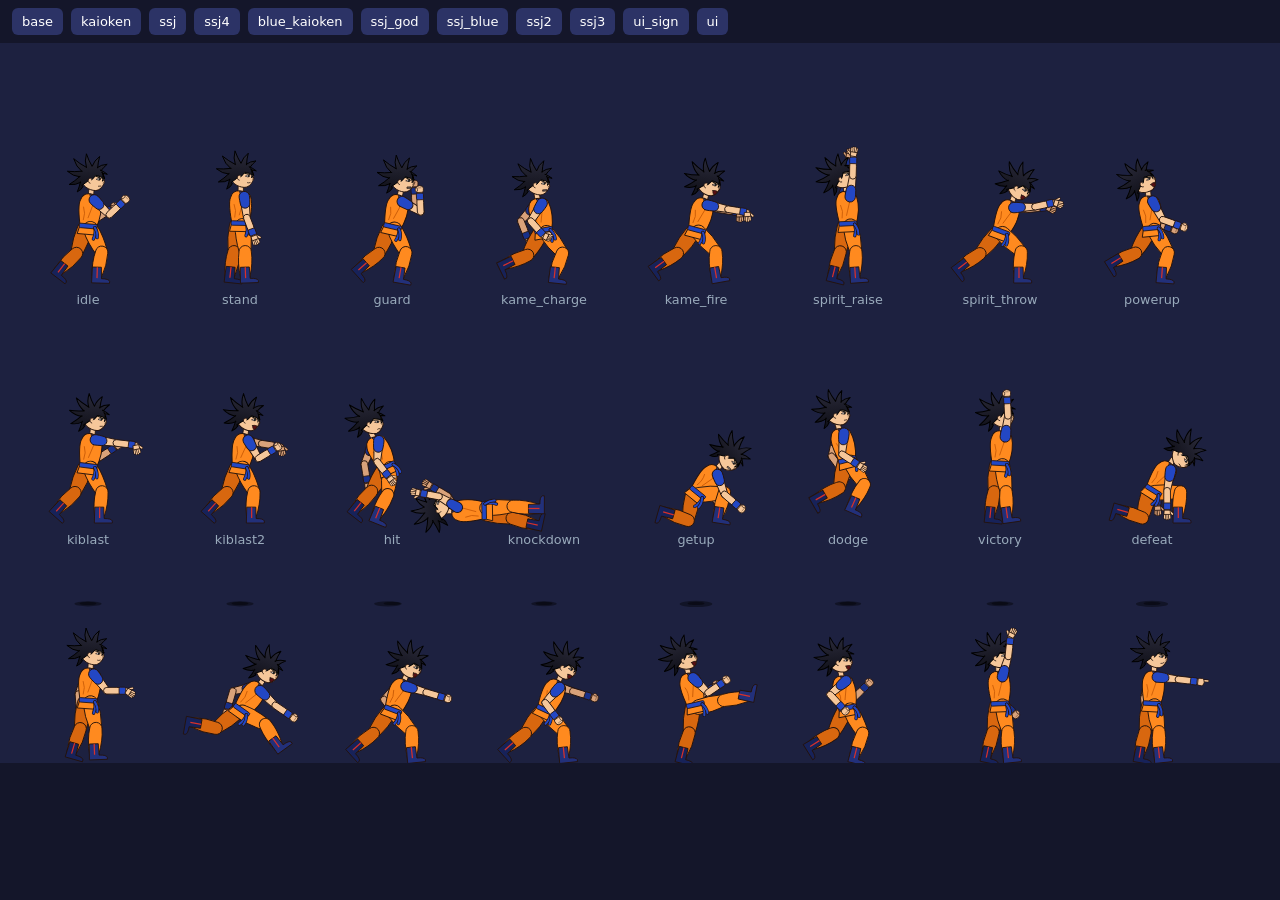
<file: tests/rig.html>
<!doctype html>
<html lang="en">
<head>
<meta charset="utf-8">
<meta name="viewport" content="width=device-width, initial-scale=1">
<title>Rig Gallery</title>
<link rel="stylesheet" href="../css/main.css">
<style>
  body { margin: 0; background: #14162a; color: #ddd; font: 13px system-ui, sans-serif; overflow: auto; }
  svg { display: block; width: 100%; height: auto; background: #1d2140; }
  .bar { padding: 8px 12px; display: flex; gap: 8px; flex-wrap: wrap; }
  button { background: #2c3366; color: #fff; border: 0; padding: 6px 10px; border-radius: 6px; cursor: pointer; }
</style>
</head>
<body>
<div class="bar" id="bar"></div>
<svg id="svg" viewBox="0 0 1600 900"><g id="layer"></g></svg>
<script type="module">
  import { CharacterRig } from '../js/characters/rig.js';
  import { CHARACTERS } from '../js/characters/index.js';

  const params = new URLSearchParams(location.search);
  const id = params.get('c') || 'goku';
  const def = CHARACTERS[id];
  const layer = document.getElementById('layer');
  const big = params.get('big');
  const poses = big ? big.split(',') : Object.keys(def.poses);
  const forms = Object.keys(def.forms || { none: 1 });
  const rigs = [];
  const cols = 8;
  poses.forEach((p, i) => {
    const r = new CharacterRig(def, layer);
    const n = big ? poses.length : cols;
    r.x = big ? (1600 / n) * (i + 0.5) : 110 + (i % cols) * 190;
    r.y = big ? 820 : 300 + Math.floor(i / cols) * 300;
    r.scale = (def.scale || 1) * (big ? 2.2 / Math.max(1, n * 0.6) : 0.62);
    r.setPose(p, true);
    const t = document.createElementNS('http://www.w3.org/2000/svg', 'text');
    t.setAttribute('x', r.x); t.setAttribute('y', r.y + 26); t.setAttribute('fill', '#9ab'); t.setAttribute('font-size', '16'); t.setAttribute('text-anchor', 'middle');
    t.textContent = p; layer.appendChild(t);
    rigs.push(r);
  });
  const bar = document.getElementById('bar');
  for (const f of forms) {
    const b = document.createElement('button'); b.textContent = f;
    b.onclick = () => rigs.forEach((r) => r.setForm(f));
    bar.appendChild(b);
  }
  if (params.get('form')) rigs.forEach((r) => r.setForm(params.get('form'), true));
  let last = performance.now();
  const loop = (now) => { const dt = Math.min(0.05, (now - last) / 1000); last = now; rigs.forEach((r) => r.update(dt)); requestAnimationFrame(loop); };
  requestAnimationFrame(loop);
  window.__rigs = rigs;
</script>
</body>
</html>
</file>
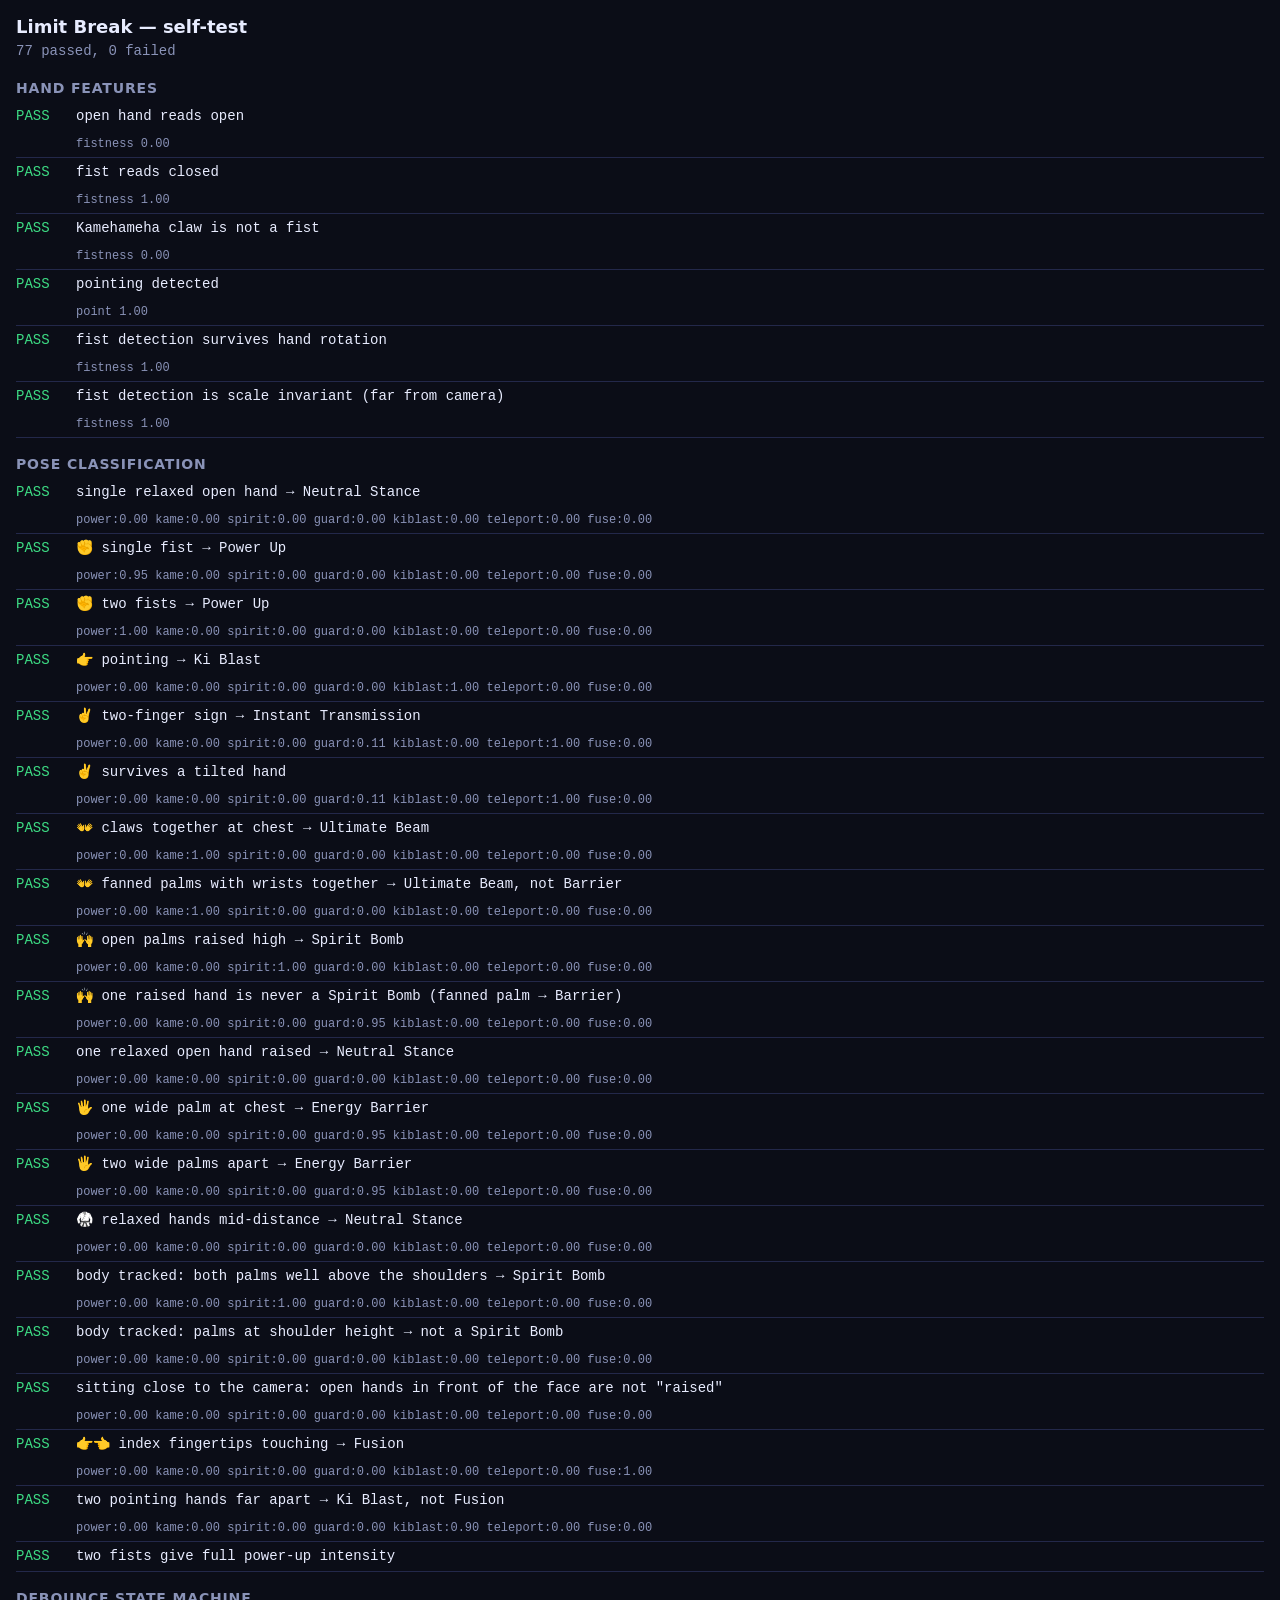
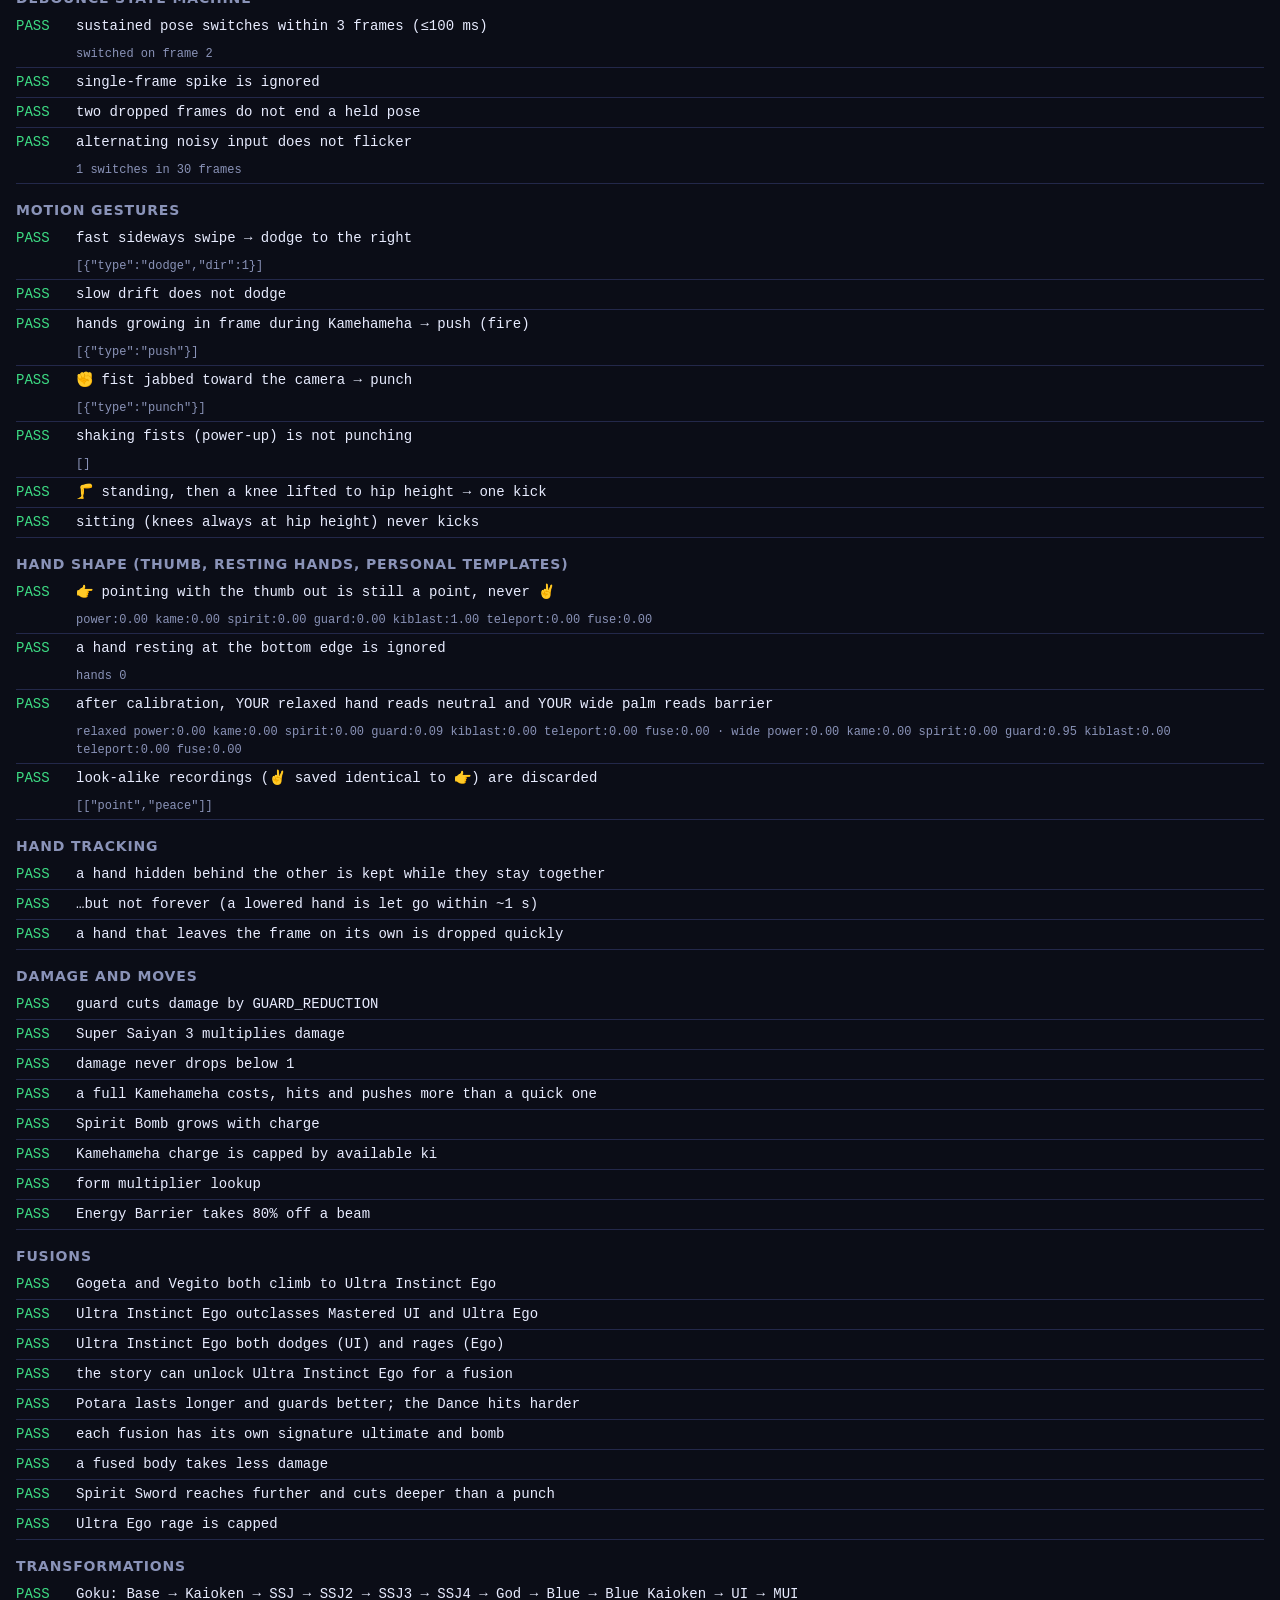
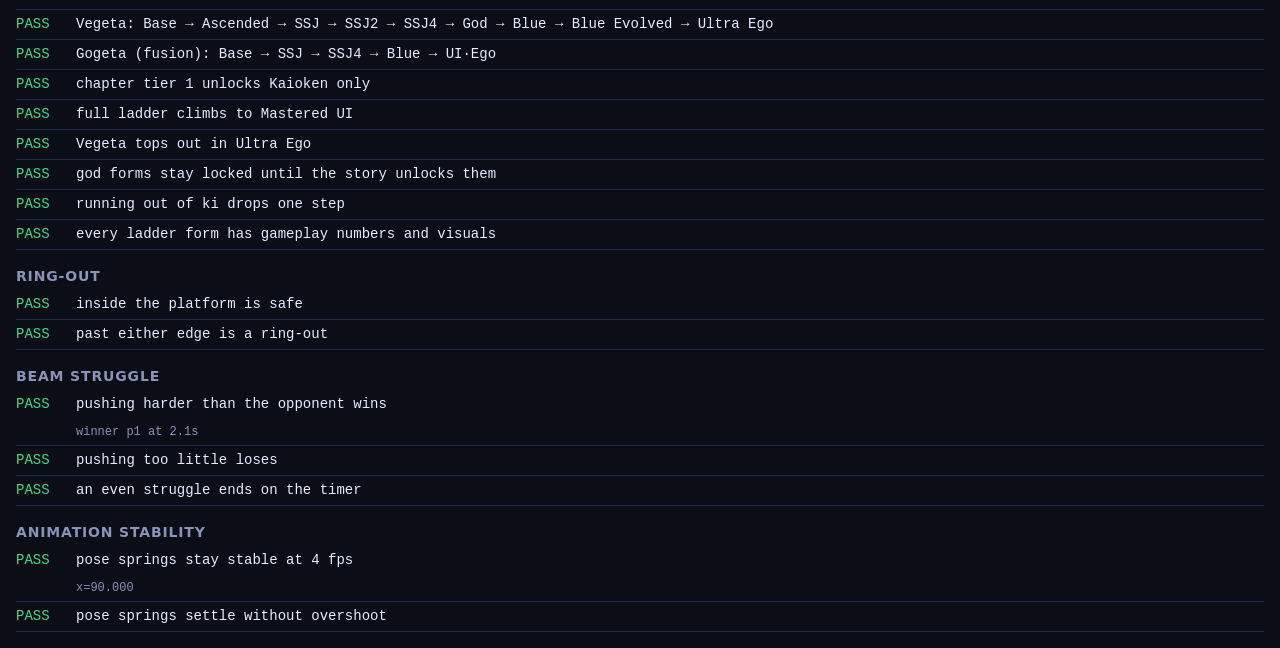
<file: tests/selftest.html>
<!doctype html>
<html lang="en">
<head>
<meta charset="utf-8">
<meta name="viewport" content="width=device-width, initial-scale=1">
<title>Limit Break Self-Test</title>
<style>
  :root { --bg: #0b0d17; --fg: #e8ecff; --muted: #8a93b8; --pass: #3ddc84; --fail: #ff5c6c; --line: #23284a; }
  body { margin: 0; background: var(--bg); color: var(--fg); font: 14px/1.5 ui-monospace, SFMono-Regular, Menlo, monospace; padding: 16px; }
  h1 { font: 600 18px system-ui, sans-serif; margin: 0 0 4px; }
  #summary { margin: 0 0 16px; color: var(--muted); }
  h2 { font: 600 14px system-ui, sans-serif; color: var(--muted); margin: 18px 0 6px; text-transform: uppercase; letter-spacing: .06em; }
  .row { display: grid; grid-template-columns: 52px 1fr; gap: 8px; padding: 4px 0; border-bottom: 1px solid var(--line); }
  .row .detail { grid-column: 2; color: var(--muted); font-size: 12px; word-break: break-word; }
  .pass { color: var(--pass); } .fail { color: var(--fail); }
</style>
</head>
<body>
<h1>Limit Break — self-test</h1>
<p id="summary">running…</p>
<div id="out"></div>
<script type="module">
  import { gestureTests } from './gestureTests.js';

  const out = document.getElementById('out');
  const results = { passed: 0, failed: 0, failures: [] };
  const t = {
    group(name) { const h = document.createElement('h2'); h.textContent = name; out.appendChild(h); },
    ok(name, cond, detail = '') {
      const row = document.createElement('div');
      row.className = 'row';
      const status = document.createElement('span');
      status.className = cond ? 'pass' : 'fail';
      status.textContent = cond ? 'PASS' : 'FAIL';
      const label = document.createElement('span');
      label.textContent = name;
      row.append(status, label);
      if (detail) { const d = document.createElement('span'); d.className = 'detail'; d.textContent = detail; row.appendChild(d); }
      out.appendChild(row);
      if (cond) results.passed++; else { results.failed++; results.failures.push(`${name} — ${detail}`); }
    },
  };

  const suites = [gestureTests];
  try {
    const { combatTests } = await import('./combatTests.js');
    suites.push(combatTests);
  } catch (err) {
    if (!String(err).includes('Failed to fetch') && !String(err).includes('Importing a module script failed')) throw err;
  }
  for (const suite of suites) {
    try { suite(t); } catch (err) { t.ok(`${suite.name} crashed`, false, String(err.stack || err)); }
  }
  document.getElementById('summary').textContent = `${results.passed} passed, ${results.failed} failed`;
  window.__selftest = results;
</script>
</body>
</html>
</file>
<file: css/main.css>
/* ── tokens ─────────────────────────────────────────────────────────────── */
:root {
  --bg: #06030f;
  --panel: rgba(14, 10, 32, 0.86);
  --panel-solid: #120c2a;
  --line: rgba(160, 150, 255, 0.22);
  --text: #f1eeff;
  --muted: #a49cc9;
  --gold: #ffcf3f;
  --orange: #ff8a1f;
  --blue: #4fc3ff;
  --hp: #3ddc84;
  --hp-low: #ff4a5e;
  --ki: #4fc3ff;
  --danger: #ff4a5e;
  --ui: #c9d4ff;
  --s: 1;
  --stage-x: 0px; --stage-y: 0px; --stage-w: 100vw; --stage-h: 56.25vw;
  --font-comic: 'Bangers', 'Impact', system-ui, sans-serif;
  --font-ui: 'Inter', system-ui, -apple-system, 'Segoe UI', sans-serif;
  color-scheme: dark;
}

* { box-sizing: border-box; }
html, body { margin: 0; height: 100%; background: var(--bg); color: var(--text); font-family: var(--font-ui); overflow: hidden; overscroll-behavior: none; }
body { -webkit-tap-highlight-color: transparent; -webkit-user-select: none; user-select: none; -webkit-touch-callout: none; }
button { font: inherit; color: inherit; }
[hidden] { display: none !important; }

#app { position: fixed; inset: 0; height: 100dvh; overflow: hidden; touch-action: none; background: radial-gradient(ellipse at 50% 30%, #1a0f3a 0%, var(--bg) 70%); }

/* ── stage ──────────────────────────────────────────────────────────────── */
#stage { position: absolute; overflow: hidden; background: #000; box-shadow: 0 0 0 1px rgba(255, 255, 255, 0.04), 0 20px 80px rgba(0, 0, 0, 0.6); }
.is-landscape #stage { border-radius: 0; }
#stage > svg, #stage > canvas { position: absolute; inset: 0; width: 100%; height: 100%; display: block; }
/* Layers at different depths: when the camera swings in 3D, the arena moves less than the fighters. */
#stage { transform-style: preserve-3d; will-change: transform; }
#arena-svg { transform: translateZ(-160px) scale(1.13); }
#fighters-svg, #fx-front { transform: translateZ(30px) scale(0.978); }
#app.q-high #fighters-layer, #app.q-medium #fighters-layer { filter: url(#shade3d); }
#fx-back, #fx-front { pointer-events: none; }
/* 3D view (render3d/): one WebGL canvas replaces the SVG and effect layers; the front canvas stays as a flat overlay. */
#gl { pointer-events: none; }
#app:not(.gfx-3d) #gl { display: none; }
#app.gfx-3d #arena-svg, #app.gfx-3d #fighters-svg, #app.gfx-3d #fx-back { display: none; }
#app.gfx-3d #fx-front { transform: none; }

.hit-flash { filter: brightness(2.4) saturate(0.3); }
.afterimage { pointer-events: none; filter: saturate(0.4) brightness(1.6) opacity(0.9); }
.afterimage.ui { filter: grayscale(1) brightness(2) drop-shadow(0 0 6px #9fb4ff); }
.twinkle { animation: twinkle 2.6s ease-in-out infinite alternate; }
.bob { animation: bob 5s ease-in-out infinite alternate; }
.pod { animation: bob 6s ease-in-out infinite alternate; }
.edge-glow { filter: drop-shadow(0 0 4px currentColor); }
.arena-tint { mix-blend-mode: screen; pointer-events: none; }
@keyframes twinkle { from { opacity: 0.25; } to { opacity: 1; } }
@keyframes bob { from { transform: translateY(-6px); } to { transform: translateY(6px); } }
@media (prefers-reduced-motion: reduce) { .twinkle, .bob, .pod { animation: none; } }

/* ── HUD ────────────────────────────────────────────────────────────────── */
#hud { position: absolute; inset: 0; pointer-events: none; }
#hud > * { position: absolute; }
#hud:not(.is-fight) .hud-top, #hud:not(.is-fight) .hud-dialogue-src, #hud.is-cutscene .hud-top { opacity: 0; }
.hud-top {
  left: calc(var(--stage-x) + 10px); width: calc(var(--stage-w) - 20px); top: calc(var(--stage-y) + 8px);
  display: grid; grid-template-columns: 1fr auto 1fr; gap: clamp(6px, calc(var(--s) * 20px), 20px); align-items: start; transition: opacity 0.3s;
}
.fbar { min-width: 0; }
.fbar.p2 { text-align: right; }
.fname { display: flex; align-items: baseline; gap: 8px; font-family: var(--font-comic); letter-spacing: 0.04em; text-shadow: 0 2px 0 #000, 0 0 12px rgba(0, 0, 0, 0.8); }
.fbar.p2 .fname { flex-direction: row-reverse; }
.fname .name { font-size: clamp(13px, calc(var(--s) * 34px), 34px); }
.fname .form { font-family: var(--font-ui); font-weight: 600; font-size: clamp(9px, calc(var(--s) * 15px), 15px); color: var(--gold); white-space: nowrap; overflow: hidden; text-overflow: ellipsis; }
.fbar.p2 .fname .form { color: var(--muted); }
.hp, .ki { position: relative; height: clamp(8px, calc(var(--s) * 22px), 22px); background: rgba(0, 0, 0, 0.6); border: 2px solid rgba(255, 255, 255, 0.85); border-radius: 4px; overflow: hidden; transform: skewX(-14deg); margin-top: 3px; }
.fbar.p2 .hp { transform: skewX(14deg); }
.hp i, .ki i { position: absolute; top: 0; bottom: 0; left: 0; width: 100%; display: block; }
.fbar.p2 .hp i { left: auto; right: 0; }
.hp .lag { background: #fff6d0; transition: width 0.6s ease 0.35s; }
.hp .fill { background: linear-gradient(180deg, #9cffc5, var(--hp) 55%, #1f9c58); transition: width 0.12s; }
.hp .fill.is-low { background: linear-gradient(180deg, #ff9aa6, var(--hp-low) 55%, #b11a2d); animation: pulse 0.6s infinite alternate; }
.ki { height: clamp(5px, calc(var(--s) * 12px), 12px); width: 72%; border-width: 1.5px; }
.ki .fill { background: linear-gradient(90deg, #2a7bff, var(--ki), #d7f3ff); transition: width 0.1s; box-shadow: 0 0 10px var(--ki); }
.ki b { position: absolute; right: 6px; top: 50%; transform: translateY(-50%) skewX(14deg); font-size: clamp(6px, calc(var(--s) * 10px), 10px); color: #fff; opacity: 0.8; }
.fbar.ki-low .ki { border-color: var(--danger); animation: pulse 0.5s infinite alternate; }
.timer { text-align: center; font-family: var(--font-comic); line-height: 1; text-shadow: 0 3px 0 #000; }
.timer .t { display: block; font-size: clamp(20px, calc(var(--s) * 56px), 56px); color: #fff; }
.timer .ch { display: block; font-family: var(--font-ui); font-weight: 600; font-size: clamp(8px, calc(var(--s) * 13px), 13px); color: var(--muted); margin-top: 2px; text-shadow: none; }
@keyframes pulse { from { opacity: 0.6; } to { opacity: 1; } }

.hud-charge, .hud-struggle {
  left: calc(var(--stage-x) + var(--stage-w) / 2); top: calc(var(--stage-y) + var(--stage-h) * 0.8);
  transform: translate(-50%, 10px); width: clamp(160px, calc(var(--stage-w) * 0.34), 460px); text-align: center; opacity: 0; transition: opacity 0.15s, transform 0.15s;
}
.hud-charge.is-on, .hud-struggle.is-on { opacity: 1; transform: translate(-50%, 0); }
.hud-charge .label, .hud-struggle .label { font-family: var(--font-comic); font-size: clamp(14px, calc(var(--s) * 30px), 30px); letter-spacing: 0.06em; color: #d8f3ff; text-shadow: 0 0 12px #2a8cff, 0 2px 0 #000; }
.hud-charge .meter, .hud-struggle .meter { position: relative; height: clamp(8px, calc(var(--s) * 16px), 16px); background: rgba(0, 0, 0, 0.6); border: 2px solid #fff; border-radius: 999px; overflow: hidden; }
.hud-charge .meter i { position: absolute; inset: 0 auto 0 0; background: linear-gradient(90deg, #2a7bff, #9fe2ff, #fff); box-shadow: 0 0 14px #4fc3ff; }
.hud-charge.is-ready .meter { border-color: var(--gold); box-shadow: 0 0 14px var(--gold); }
.hud-charge .hint, .hud-struggle .hint { margin-top: 4px; font-weight: 800; font-size: clamp(10px, calc(var(--s) * 16px), 16px); text-shadow: 0 2px 4px #000; }
.hud-struggle { top: calc(var(--stage-y) + var(--stage-h) * 0.14); }
.hud-struggle .label { color: #fff; text-shadow: 0 0 14px #ff8a1f, 0 2px 0 #000; }
.hud-struggle .meter i { position: absolute; top: 0; bottom: 0; }
.hud-struggle .meter .p1 { left: 0; background: linear-gradient(90deg, #2a7bff, #9fe2ff); }
.hud-struggle .meter .p2 { right: 0; background: linear-gradient(90deg, #ff9a3c, #ff3d3d); }
.hud-struggle .meter b { position: absolute; top: -4px; bottom: -4px; width: 6px; margin-left: -3px; background: #fff; box-shadow: 0 0 10px #fff; }
.hud-struggle .hint { animation: pulse 0.25s infinite alternate; color: var(--gold); }

.hud-ui-ring { left: calc(var(--stage-x) + var(--stage-w) * 0.33); top: calc(var(--stage-y) + var(--stage-h) * 0.22); width: clamp(36px, calc(var(--s) * 70px), 70px); aspect-ratio: 1; opacity: 0; transition: opacity 0.2s; }
.hud-ui-ring.is-on { opacity: 1; }
.hud-ui-ring svg { width: 100%; height: 100%; transform: rotate(-90deg); }
.hud-ui-ring circle { fill: rgba(10, 12, 40, 0.6); stroke: rgba(255, 255, 255, 0.2); stroke-width: 3; }
.hud-ui-ring .arc { fill: none; stroke: var(--ui); stroke-width: 3.5; stroke-dasharray: 106.8; stroke-dashoffset: 106.8; filter: drop-shadow(0 0 4px #9fb4ff); }
.hud-ui-ring span { position: absolute; inset: 0; display: grid; place-items: center; font-family: var(--font-comic); font-size: clamp(8px, calc(var(--s) * 14px), 14px); letter-spacing: 0.02em; color: var(--ui); }
.hud-ui-ring::after { content: 'NEXT'; position: absolute; left: 50%; top: 100%; transform: translateX(-50%); font: 700 clamp(7px, calc(var(--s) * 11px), 11px) var(--font-ui, sans-serif); letter-spacing: 0.12em; color: var(--muted, #aab); }

.hud-banner {
  left: calc(var(--stage-x) + var(--stage-w) / 2); top: calc(var(--stage-y) + var(--stage-h) * 0.4);
  transform: translate(-50%, -50%) scale(0.6); opacity: 0; white-space: nowrap;
  font-family: var(--font-comic); font-size: clamp(30px, calc(var(--s) * 120px), 120px); letter-spacing: 0.05em;
  background: linear-gradient(180deg, #fff 10%, var(--gold) 55%, var(--orange)); -webkit-background-clip: text; background-clip: text; color: transparent;
  filter: drop-shadow(0 4px 0 #2a0a00) drop-shadow(0 0 22px rgba(255, 160, 40, 0.65));
}
.hud-banner.is-on { animation: banner 1.4s cubic-bezier(.2, 1.4, .4, 1) forwards; }
.hud-banner[data-kind="ui"] { background: linear-gradient(180deg, #fff 20%, #c9d4ff 60%, #7f95ff); -webkit-background-clip: text; background-clip: text; filter: drop-shadow(0 4px 0 #0a0d30) drop-shadow(0 0 26px rgba(150, 170, 255, 0.8)); }
.hud-banner[data-kind="ko"] { background: linear-gradient(180deg, #fff 10%, #ff9aa6 50%, var(--danger)); -webkit-background-clip: text; background-clip: text; }
@keyframes banner { 0% { opacity: 0; transform: translate(-50%, -50%) scale(1.8); } 18% { opacity: 1; transform: translate(-50%, -50%) scale(1); } 80% { opacity: 1; transform: translate(-50%, -50%) scale(1.04); } 100% { opacity: 0; transform: translate(-50%, -50%) scale(1.1); } }

.hud-announce {
  left: calc(var(--stage-x) + var(--stage-w) / 2); top: calc(var(--stage-y) + var(--stage-h) * 0.17); transform: translateX(-50%);
  max-width: calc(var(--stage-w) * 0.7); padding: 6px 14px; border-radius: 6px; text-align: center;
  background: linear-gradient(90deg, transparent, rgba(20, 60, 90, 0.85), transparent); color: #bff2ff;
  font-weight: 800; letter-spacing: 0.03em; font-size: clamp(11px, calc(var(--s) * 20px), 20px); text-shadow: 0 0 10px #2ad5ff; opacity: 0;
}
.hud-announce.is-on { animation: fadeHold 3.2s ease forwards; }
@keyframes fadeHold { 0% { opacity: 0; } 10%, 80% { opacity: 1; } 100% { opacity: 0; } }

.hud-warn {
  left: calc(var(--stage-x) + var(--stage-w) / 2); top: calc(var(--stage-y) + var(--stage-h) * 0.55); transform: translate(-50%, -50%);
  font-family: var(--font-comic); font-size: clamp(26px, calc(var(--s) * 80px), 80px); color: var(--danger); opacity: 0;
  text-shadow: 0 0 20px rgba(255, 60, 80, 0.9), 0 4px 0 #300;
}
.hud-warn.is-on { animation: warn 1s ease forwards; }
@keyframes warn { 0%, 40%, 80% { opacity: 1; } 20%, 60% { opacity: 0.2; } 100% { opacity: 0; } }

.hud-bubbles { inset: 0; }
.bubble {
  position: absolute; left: 0; top: 0; max-width: min(320px, calc(var(--stage-w) * 0.32)); padding: 8px 12px; border-radius: 14px;
  background: #fff; color: #120c2a; font-weight: 800; font-size: clamp(11px, calc(var(--s) * 19px), 19px); line-height: 1.25;
  border: 3px solid var(--accent, #fff); box-shadow: 0 4px 0 rgba(0, 0, 0, 0.5); animation: pop 0.22s cubic-bezier(.2, 1.6, .4, 1);
}
.bubble::after { content: ''; position: absolute; bottom: -12px; left: 50%; margin-left: -8px; border: 8px solid transparent; border-top-color: #fff; border-bottom: 0; }
@keyframes pop { from { transform: var(--from, none) scale(0.6); opacity: 0; } }

.hud-dialogue-src {
  right: calc(100% - var(--stage-x) - var(--stage-w) + 10px); top: calc(var(--stage-y) + var(--stage-h) - 26px);
  font-size: clamp(9px, calc(var(--s) * 12px), 12px); color: var(--muted); padding: 3px 8px; border-radius: 999px; background: rgba(0, 0, 0, 0.45);
}
.hud-dialogue-src[data-state="gemini"] { color: #9fe8c0; }
.hud-dialogue-src[data-state="error"] { color: #ffb3b3; }

/* tutorial + toast (in-stage on landscape, below the stage on portrait) */
#hud-info { pointer-events: none; }
#hud > #hud-info { left: calc(var(--stage-x) + var(--stage-w) / 2); top: calc(var(--stage-y) + var(--stage-h) * 0.15); transform: translateX(-50%); width: min(560px, calc(var(--stage-w) * 0.56)); }
.tut { pointer-events: auto; background: var(--panel); border: 1px solid var(--line); border-radius: 14px; padding: 10px 14px; box-shadow: 0 10px 30px rgba(0, 0, 0, 0.5); backdrop-filter: blur(6px); transition: border-color 0.2s, box-shadow 0.2s; }
.tut.is-done { border-color: var(--hp); box-shadow: 0 0 24px rgba(61, 220, 132, 0.5); }
.tut-head { display: flex; justify-content: space-between; align-items: center; font-size: 11px; color: var(--muted); text-transform: uppercase; letter-spacing: 0.08em; }
.tut-skip { background: none; border: 1px solid var(--line); border-radius: 999px; padding: 2px 10px; color: var(--muted); font-size: 11px; cursor: pointer; }
.tut-title { font-family: var(--font-comic); font-size: clamp(18px, calc(var(--s) * 30px), 30px); letter-spacing: 0.04em; color: var(--gold); margin-top: 2px; }
.tut-text { font-weight: 600; font-size: clamp(12px, calc(var(--s) * 17px), 16px); line-height: 1.35; }
.tut-keys { margin-top: 4px; font-size: 11px; color: var(--muted); }
.tut-bar { margin-top: 8px; height: 6px; border-radius: 999px; background: rgba(255, 255, 255, 0.12); overflow: hidden; }
.tut-bar i { display: block; height: 100%; width: 0; background: linear-gradient(90deg, var(--hp), #b6ffd5); transition: width 0.15s; }
.toast { margin-top: 8px; padding: 8px 14px; border-radius: 10px; background: rgba(10, 6, 24, 0.9); border: 1px solid var(--line); font-weight: 600; font-size: clamp(12px, calc(var(--s) * 16px), 15px); text-align: center; line-height: 1.35; }

/* ── corner buttons ─────────────────────────────────────────────────────── */
#corner { position: absolute; z-index: 5; right: calc(100% - var(--stage-x) - var(--stage-w) + 8px); top: calc(var(--stage-y) + var(--stage-h) * 0.12 + 8px); display: flex; gap: 6px; }
.is-menu #corner { top: max(10px, env(safe-area-inset-top)); right: max(10px, env(safe-area-inset-right)); }
.icon-btn { width: 36px; height: 36px; border-radius: 10px; border: 1px solid var(--line); background: rgba(10, 6, 24, 0.7); cursor: pointer; font-size: 15px; display: grid; place-items: center; }
.icon-btn:hover { background: rgba(40, 30, 90, 0.8); }

/* ── dock: camera preview + touch controls ─────────────────────────────── */
#dock { position: absolute; inset: 0; pointer-events: none; }
#dock-controls { pointer-events: none; }
#cam-panel { position: absolute; pointer-events: none; border-radius: 10px; overflow: hidden; border: 2px solid rgba(255, 255, 255, 0.5); background: #000; aspect-ratio: 4 / 3; box-shadow: 0 6px 20px rgba(0, 0, 0, 0.5); }
#cam-video, #cam-overlay { position: absolute; inset: 0; width: 100%; height: 100%; object-fit: cover; }
#cam-video { transform: scaleX(-1); opacity: 0.85; }
#gesture-chip {
  position: absolute; left: 0; right: 0; bottom: 0; padding: 3px 6px; font-size: 11px; font-weight: 800; text-align: center;
  background: linear-gradient(0deg, rgba(0, 0, 0, 0.85), rgba(0, 0, 0, 0.3)); white-space: nowrap; overflow: hidden; text-overflow: ellipsis;
}
#gesture-chip[data-active="1"] { color: var(--gold); }
.is-menu #cam-panel { opacity: 0.85; }
#app:not(.cam-live) #cam-panel { aspect-ratio: auto; background: rgba(6, 3, 15, 0.7); border-width: 1px; }
#app:not(.cam-live) #cam-video, #app:not(.cam-live) #cam-overlay { display: none; }
#app:not(.cam-live) #gesture-chip { position: static; background: none; padding: 4px 8px; }
.has-touch:not(.cam-live) #cam-panel { display: none; }

/* landscape, keyboard/desktop: preview bottom-left inside the stage */
.is-landscape #cam-panel { left: calc(var(--stage-x) + 10px); bottom: calc(100% - var(--stage-y) - var(--stage-h) + 10px); width: clamp(90px, calc(var(--stage-w) * 0.16), 230px); }
/* landscape with touch buttons: preview top-center, under the timer */
.is-landscape.has-touch #cam-panel { bottom: auto; left: calc(var(--stage-x) + var(--stage-w) / 2 - clamp(80px, calc(var(--stage-w) * 0.12), 170px) / 2); top: calc(var(--stage-y) + clamp(40px, calc(var(--stage-h) * 0.13), 110px)); width: clamp(80px, calc(var(--stage-w) * 0.12), 170px); }

#touch-controls { display: none; }
.has-touch #touch-controls { display: contents; }
.tc-group { position: absolute; display: grid; gap: 8px; pointer-events: none; }
.tc-btn {
  pointer-events: auto; touch-action: none; width: var(--btn, 62px); height: var(--btn, 62px); border-radius: 50%;
  border: 2px solid rgba(255, 255, 255, 0.55); background: radial-gradient(circle at 35% 30%, rgba(90, 70, 190, 0.9), rgba(20, 12, 50, 0.85));
  font-family: var(--font-comic); font-size: 15px; letter-spacing: 0.05em; color: #fff; box-shadow: 0 4px 0 rgba(0, 0, 0, 0.5); cursor: pointer;
}
.tc-btn.is-down { transform: translateY(2px) scale(0.95); box-shadow: 0 1px 0 rgba(0, 0, 0, 0.5); background: radial-gradient(circle at 35% 30%, #ffd65a, #c47a00); color: #2a1400; }
.tc-kame { background: radial-gradient(circle at 35% 30%, rgba(60, 160, 255, 0.95), rgba(10, 40, 110, 0.9)); }
.tc-spirit { background: radial-gradient(circle at 35% 30%, rgba(150, 210, 255, 0.95), rgba(30, 70, 140, 0.9)); }
.tc-power { background: radial-gradient(circle at 35% 30%, rgba(255, 200, 60, 0.95), rgba(150, 70, 0, 0.9)); }
.tc-ui { background: radial-gradient(circle at 35% 30%, #f2f5ff, #6d7fd6); color: #0c1240; }
.tc-dodgeL, .tc-dodgeR { font-size: 20px; }

.is-landscape .tc-left { left: calc(max(env(safe-area-inset-left), var(--stage-x)) + 12px); bottom: calc(env(safe-area-inset-bottom) + 12px); grid-template-columns: repeat(2, auto); }
.is-landscape .tc-right { right: calc(max(env(safe-area-inset-right), var(--stage-x)) + 12px); bottom: calc(env(safe-area-inset-bottom) + 12px); grid-template-columns: repeat(2, auto); }
.is-landscape #app, .is-landscape { --btn: clamp(48px, 11vh, 66px); }

/* portrait: stage on top, everything else below it */
.is-portrait #dock { top: calc(var(--stage-y) + var(--stage-h)); display: flex; flex-direction: column; padding: 10px max(12px, env(safe-area-inset-right)) max(12px, env(safe-area-inset-bottom)) max(12px, env(safe-area-inset-left)); gap: 10px; }
.is-portrait #dock-info { pointer-events: auto; }
.is-portrait #dock-controls { flex: 1; position: relative; display: grid; grid-template-columns: 1fr 1fr; grid-template-rows: 1fr auto; gap: 10px; min-height: 0; }
.is-portrait #cam-panel { position: relative; grid-column: 1 / -1; grid-row: 1; justify-self: center; align-self: center; width: min(62vw, 300px); max-height: 100%; }
.is-portrait.has-touch .tc-group { position: static; }
.is-portrait .tc-left { grid-column: 1; grid-row: 2; grid-template-columns: repeat(2, auto); justify-content: start; align-self: end; }
.is-portrait .tc-right { grid-column: 2; grid-row: 2; grid-template-columns: repeat(2, auto); justify-content: end; align-self: end; }
.is-portrait { --btn: clamp(52px, 15vw, 68px); }
.is-portrait #corner { top: calc(var(--stage-y) + var(--stage-h) + 8px); right: max(12px, env(safe-area-inset-right)); }
.is-portrait #dock { padding-top: 52px; }
.is-portrait.is-menu #corner { top: max(10px, env(safe-area-inset-top)); }
.is-portrait #hud-info .tut { width: 100%; }

/* ── screens ────────────────────────────────────────────────────────────── */
#screens { position: absolute; inset: 0; z-index: 20; display: none; place-items: center; padding: max(16px, env(safe-area-inset-top)) 16px max(16px, env(safe-area-inset-bottom)); background: radial-gradient(ellipse at center, rgba(6, 3, 15, 0.35), rgba(6, 3, 15, 0.82)); overflow-y: auto; touch-action: pan-y; }
#screens.is-open { display: grid; }
#screens[data-screen="title"] { background: linear-gradient(90deg, rgba(6, 3, 15, 0.88) 0%, rgba(6, 3, 15, 0.55) 45%, rgba(6, 3, 15, 0) 75%); place-items: center start; }
.screen { width: min(560px, 100%); background: var(--panel); border: 1px solid var(--line); border-radius: 18px; padding: 22px; box-shadow: 0 20px 60px rgba(0, 0, 0, 0.6); backdrop-filter: blur(10px); -webkit-user-select: text; user-select: text; }
.screen-title { background: none; border: 0; box-shadow: none; backdrop-filter: none; padding: 0 0 0 clamp(0px, 4vw, 60px); }
.screen h2 { margin: 0 0 12px; font-family: var(--font-comic); font-weight: 400; font-size: 34px; letter-spacing: 0.04em; color: var(--gold); }
.screen h3 { margin: 16px 0 6px; font-size: 13px; text-transform: uppercase; letter-spacing: 0.1em; color: var(--muted); }
.screen p { line-height: 1.45; }
.muted { color: var(--muted); font-size: 13px; }
.logo { display: flex; flex-direction: column; margin-bottom: 22px; }
.logo-top { font-family: var(--font-comic); font-size: clamp(54px, 11vw, 112px); line-height: 0.9; letter-spacing: 0.03em; background: linear-gradient(180deg, #fff 8%, var(--gold) 50%, var(--orange) 85%); -webkit-background-clip: text; background-clip: text; color: transparent; filter: drop-shadow(0 5px 0 #3a1200) drop-shadow(0 0 30px rgba(255, 140, 30, 0.55)); }
.logo-sub { margin-top: 6px; font-weight: 800; letter-spacing: 0.18em; text-transform: uppercase; font-size: clamp(10px, 2.2vw, 14px); color: #bfe6ff; text-shadow: 0 0 12px #2a8cff; }
.menu { display: flex; flex-direction: column; gap: 10px; max-width: 360px; }
.menu.row { flex-direction: row; flex-wrap: wrap; max-width: none; margin-top: 14px; }
.btn { appearance: none; border: 1px solid var(--line); background: rgba(40, 30, 90, 0.75); color: var(--text); padding: 12px 18px; border-radius: 12px; font-weight: 800; font-size: 15px; text-align: left; cursor: pointer; transition: transform 0.08s, background 0.15s, border-color 0.15s; }
.btn:hover, .btn:focus-visible { background: rgba(70, 55, 150, 0.9); border-color: rgba(200, 190, 255, 0.6); outline: none; }
.btn:active { transform: translateY(1px); }
.btn.primary { background: linear-gradient(180deg, #ffcf3f, #ff8a1f); color: #2a1100; border-color: transparent; box-shadow: 0 4px 0 #8a3c00; }
.btn.primary:hover { background: linear-gradient(180deg, #ffe07a, #ff9a3a); }
.btn.ghost { background: transparent; }
.btn.small { padding: 8px 12px; font-size: 13px; }
.title-status { margin-top: 18px; display: flex; flex-wrap: wrap; gap: 6px 14px; font-size: 12px; color: var(--muted); }
.title-help { margin-top: 8px; max-width: 420px; font-size: 12px; line-height: 1.5; color: var(--muted); }
.legal { margin-top: 14px; max-width: 420px; font-size: 10px; color: rgba(164, 156, 201, 0.7); }
.field { display: flex; gap: 8px; }
.field input { flex: 1; min-width: 0; padding: 10px 12px; border-radius: 10px; border: 1px solid var(--line); background: rgba(0, 0, 0, 0.4); color: var(--text); font: inherit; }
.opts { display: grid; grid-template-columns: repeat(auto-fit, minmax(150px, 1fr)); gap: 10px; }
.opts label { display: flex; flex-direction: column; gap: 4px; font-size: 12px; color: var(--muted); }
.opts select { padding: 8px; border-radius: 8px; border: 1px solid var(--line); background: var(--panel-solid); color: var(--text); font: inherit; }
.chapter-grid { display: grid; grid-template-columns: repeat(auto-fill, minmax(160px, 1fr)); gap: 10px; }
.chapter { position: relative; text-align: left; padding: 12px; border-radius: 12px; border: 1px solid var(--line); background: rgba(40, 30, 90, 0.6); cursor: pointer; display: flex; flex-direction: column; gap: 2px; }
.chapter:hover:not(:disabled) { border-color: var(--gold); }
.chapter .num { font-size: 10px; letter-spacing: 0.12em; color: var(--muted); }
.chapter .ttl { font-family: var(--font-comic); font-size: 22px; letter-spacing: 0.03em; }
.chapter .sub { font-size: 12px; color: var(--muted); }
.chapter .forms { font-size: 11px; font-weight: 800; color: #ffd23f; letter-spacing: 0.04em; }
.chapter.locked { opacity: 0.45; cursor: not-allowed; }
.chapter .tick { position: absolute; top: 8px; right: 10px; color: var(--hp); font-weight: 800; }
.result-head { font-family: var(--font-comic); font-size: clamp(44px, 10vw, 80px); line-height: 1; letter-spacing: 0.04em; }
.result-head.won { background: linear-gradient(180deg, #fff, var(--gold) 55%, var(--orange)); -webkit-background-clip: text; background-clip: text; color: transparent; }
.result-head.lost { color: var(--danger); }
.result-sub { color: var(--muted); margin-bottom: 14px; }
.stats { display: grid; grid-template-columns: repeat(4, 1fr); gap: 8px; }
.stats div { background: rgba(0, 0, 0, 0.3); border-radius: 10px; padding: 10px; text-align: center; }
.stats b { display: block; font-size: 22px; }
.stats span { font-size: 11px; color: var(--muted); }
@media (max-width: 480px) { .stats { grid-template-columns: repeat(2, 1fr); } .screen { padding: 16px; } .screen-title { padding: 0; } #screens[data-screen="title"] { place-items: end center; background: linear-gradient(0deg, rgba(6, 3, 15, 0.92) 30%, rgba(6, 3, 15, 0.2)); } }
.is-portrait #screens[data-screen="title"] { place-items: end center; background: linear-gradient(0deg, rgba(6, 3, 15, 0.94) 45%, rgba(6, 3, 15, 0.15)); }

/* ── cutscene ───────────────────────────────────────────────────────────── */
#cutscene { position: absolute; inset: 0; z-index: 15; pointer-events: none; }
#cutscene.is-open { pointer-events: auto; cursor: pointer; }
.cs-bar { position: absolute; left: 0; right: 0; height: calc(var(--stage-h) * 0.1 + 20px); background: #000; transition: transform 0.45s cubic-bezier(.2, .8, .2, 1); }
.cs-top { top: calc(var(--stage-y) - 20px); transform: translateY(-110%); }
.cs-bottom { top: calc(var(--stage-y) + var(--stage-h) * 0.9); transform: translateY(150%); }
.is-portrait .cs-bottom { display: none; }
#cutscene.is-open .cs-bar { transform: none; }
.cs-box {
  position: absolute; left: calc(var(--stage-x) + var(--stage-w) * 0.08); width: calc(var(--stage-w) * 0.84); bottom: calc(100% - var(--stage-y) - var(--stage-h) * 0.9 + 12px);
  display: flex; gap: 14px; align-items: center; padding: 12px 18px 12px 12px; min-height: 92px;
  background: linear-gradient(180deg, rgba(20, 14, 48, 0.95), rgba(8, 5, 22, 0.95)); border: 2px solid rgba(255, 255, 255, 0.18); border-radius: 16px;
  opacity: 0; transform: translateY(16px); transition: opacity 0.25s, transform 0.25s; box-shadow: 0 10px 40px rgba(0, 0, 0, 0.6);
}
.is-portrait .cs-box { left: 12px; right: 12px; width: auto; top: calc(var(--stage-y) + var(--stage-h) + 12px); bottom: auto; }
#cutscene.is-open .cs-box { opacity: 1; transform: none; }
.cs-portrait { flex: none; width: clamp(56px, calc(var(--stage-w) * 0.08), 96px); aspect-ratio: 1; border-radius: 50%; overflow: hidden; background: radial-gradient(circle at 50% 35%, #3a2d7a, #120c2a); border: 2px solid rgba(255, 255, 255, 0.35); }
.cs-box.is-narrator .cs-portrait { display: none; }
.cs-svg { width: 100%; height: 100%; display: block; }
.cs-body { flex: 1; min-width: 0; }
.cs-name { font-family: var(--font-comic); font-size: clamp(18px, calc(var(--s) * 28px), 28px); letter-spacing: 0.05em; }
.cs-text { font-weight: 600; font-size: clamp(14px, calc(var(--s) * 22px), 21px); line-height: 1.4; min-height: 2.8em; }
.cs-box.is-narrator .cs-text { font-style: italic; color: #d9d2ff; }
.cs-next { position: absolute; right: 14px; bottom: 8px; font-size: 12px; opacity: 0.6; animation: pulse 0.6s infinite alternate; }
.cs-skip { position: absolute; right: max(12px, env(safe-area-inset-right)); top: max(12px, env(safe-area-inset-top)); padding: 8px 14px; border-radius: 999px; border: 1px solid var(--line); background: rgba(0, 0, 0, 0.6); cursor: pointer; font-weight: 800; font-size: 13px; opacity: 0; pointer-events: none; transition: opacity 0.3s; }
#cutscene.is-open .cs-skip { opacity: 1; pointer-events: auto; }

/* ── debug ──────────────────────────────────────────────────────────────── */
#debug { position: absolute; z-index: 30; left: max(8px, env(safe-area-inset-left)); top: max(8px, env(safe-area-inset-top)); width: 280px; padding: 10px; border-radius: 10px; background: rgba(0, 0, 0, 0.82); font: 11px/1.5 ui-monospace, Menlo, monospace; pointer-events: none; }
#debug b { color: var(--gold); font-weight: 600; }
.dbg-row { display: grid; grid-template-columns: 80px 1fr 34px; gap: 6px; align-items: center; }
.dbg-row i { height: 6px; background: var(--blue); border-radius: 3px; display: block; }
.dbg-row em { font-style: normal; text-align: right; color: var(--muted); }

/* menus hide fight UI */
.is-menu #hud .hud-top, .is-menu .tc-group, .is-menu #hud-info .tut { display: none; }

/* ── personal hand calibration ─────────────────────────────────────────── */
#app.calibrating #cam-panel {
  position: fixed; display: block; left: 50%; top: 52%; bottom: auto; transform: translate(-50%, -50%);
  width: min(78vw, 560px, calc((100dvh - 230px) * 4 / 3)); max-height: none; aspect-ratio: 4 / 3; opacity: 1; z-index: 60;
  border: 3px solid var(--gold, #ffd23f); box-shadow: 0 0 0 9999px rgba(6, 3, 15, 0.82), 0 10px 40px rgba(0, 0, 0, 0.6);
}
#app.calibrating #gesture-chip { font-size: 15px; }
.calib {
  position: fixed; left: 50%; top: max(12px, env(safe-area-inset-top)); transform: translateX(-50%); z-index: 70;
  width: min(92vw, 560px); padding: 12px 18px; border-radius: 14px; text-align: center; color: #fff;
  background: rgba(14, 10, 30, 0.92); box-shadow: 0 8px 30px rgba(0, 0, 0, 0.5); font: 600 16px/1.35 var(--font-ui, Inter, system-ui, sans-serif);
}
.calib h2 { margin: 2px 0 8px; font-family: var(--font-comic, Bangers, Impact, sans-serif); letter-spacing: 0.04em; font-size: 26px; }
.calib-step { font-size: 12px; letter-spacing: 0.14em; text-transform: uppercase; opacity: 0.7; }
.calib-icon { font-size: 40px; line-height: 1.1; margin-top: 2px; }
.calib-text { font-size: 19px; margin: 2px 0 8px; }
.calib-sub { font-size: 14px; opacity: 0.85; margin-top: 6px; }
.calib .ok { color: #7dff9b; } .calib .warn { color: #ffd23f; }
.calib-bar { height: 8px; border-radius: 4px; background: rgba(255, 255, 255, 0.15); overflow: hidden; }
.calib-bar i { display: block; height: 100%; background: linear-gradient(90deg, #ffd23f, #ff8a1f); }
.calib-results { display: grid; grid-template-columns: repeat(3, 1fr); gap: 6px 10px; font-size: 18px; margin: 4px 0; }
.btn.glow { box-shadow: 0 0 0 2px #ffd23f, 0 0 18px rgba(255, 210, 63, 0.6); }
/* framing guide from body tracking */
#app[data-framing="close"] #cam-panel, #app[data-framing="far"] #cam-panel { border-color: #ffd23f; box-shadow: 0 0 0 2px rgba(255, 210, 63, 0.5), 0 6px 20px rgba(0, 0, 0, 0.5); }
#app[data-framing="close"] #gesture-chip, #app[data-framing="far"] #gesture-chip { background: rgba(255, 190, 40, 0.92); color: #1a1000; }
</file>
